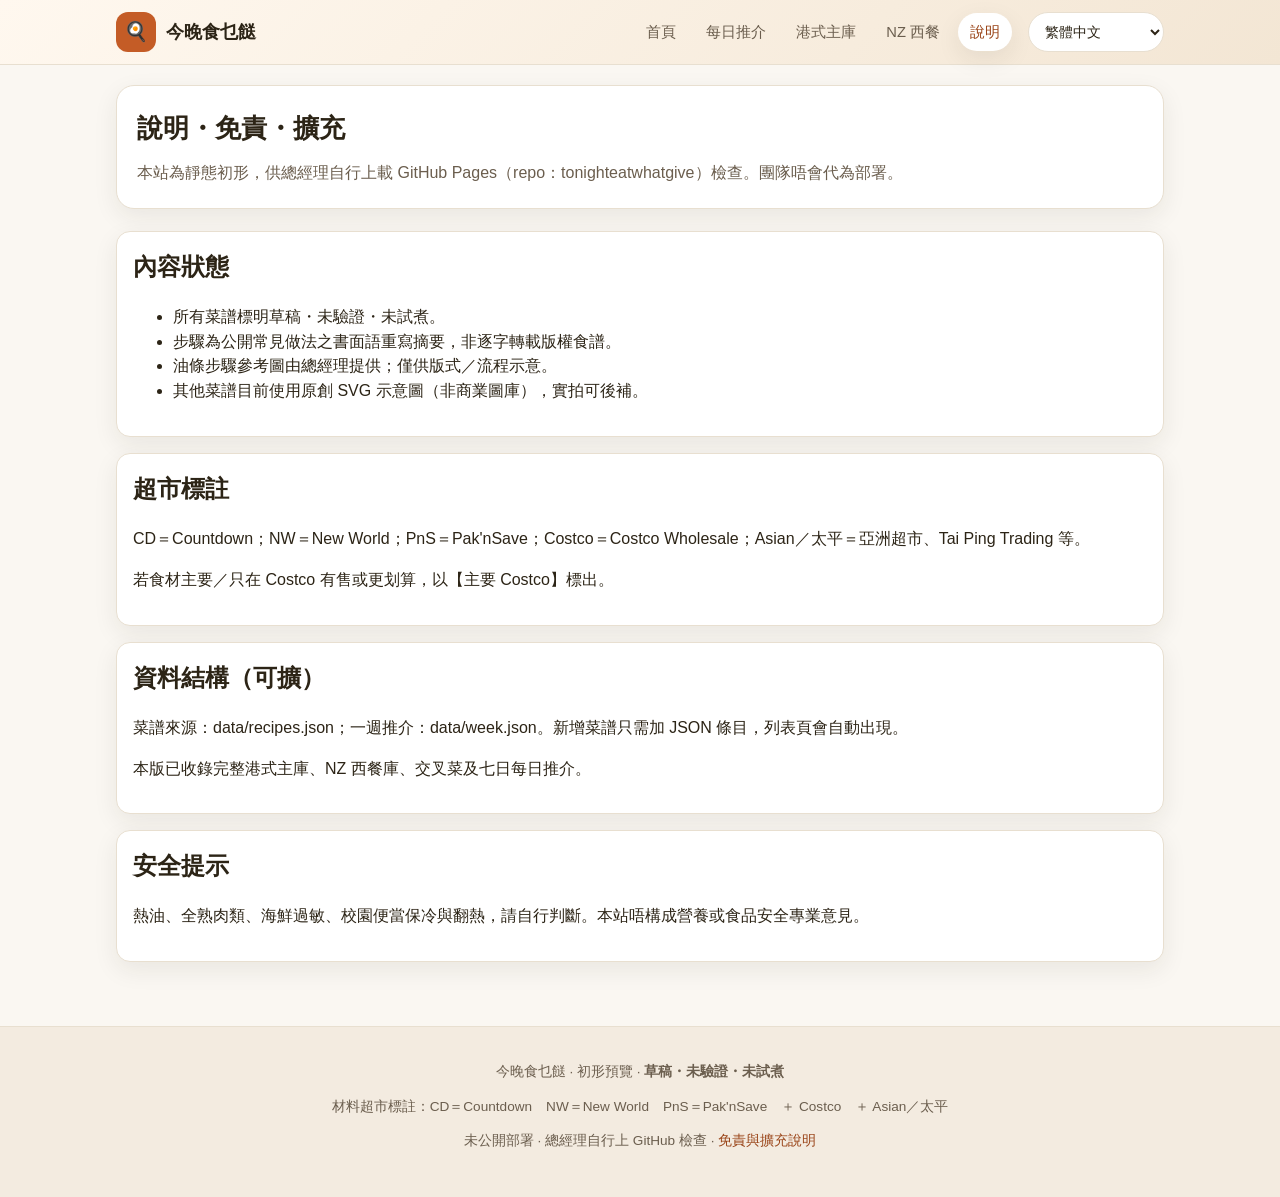
<file: about.html>
<!DOCTYPE html>
<html lang="zh-Hant">
<head>
  <script>
/* GitHub Pages project base — 改 repo 名必須改 REPO */
(function(){var REPO="tonighteatwhatgive";var p=location.pathname;var base="./";if(p==="/"+REPO||p.indexOf("/"+REPO+"/")===0){base="/"+REPO+"/";}else{var i=p.lastIndexOf("/");if(i>=0)base=p.slice(0,i+1)||"./";}document.write('<base href="'+base+'">');window.__SITE_BASE__=base;})();
</script>
<meta charset="utf-8">
  <meta name="viewport" content="width=device-width, initial-scale=1">
  <title>說明與免責｜今晚食乜餸</title>
  <link rel="stylesheet" href="css/site.css">
</head>
<body>
  <div id="site-header"></div>
  <main class="wrap">
    <section class="hero">
      <h1 data-i18n="aboutTitle">說明・免責・擴充</h1>
      <p data-i18n="aboutLead">本站為靜態初形，供總經理自行上載 GitHub Pages（repo：tonighteatwhatgive）檢查。團隊唔會代為部署。</p>
    </section>
    <div class="panel">
      <h2 data-i18n="aboutStatus">內容狀態</h2>
      <ul>
        <li data-i18n="aboutStatus1">所有菜譜標明草稿・未驗證・未試煮。</li>
        <li data-i18n="aboutStatus2">步驟為公開常見做法之書面語重寫摘要，非逐字轉載版權食譜。</li>
        <li data-i18n="aboutStatus3">油條步驟參考圖由總經理提供；僅供版式／流程示意。</li>
        <li data-i18n="aboutStatus4">其他菜譜目前使用原創 SVG 示意圖（非商業圖庫），實拍可後補。</li>
      </ul>
    </div>
    <div class="panel">
      <h2 data-i18n="aboutStores">超市標註</h2>
      <p data-i18n="aboutStoresP1">CD＝Countdown；NW＝New World；PnS＝Pak'nSave；Costco＝Costco Wholesale；Asian／太平＝亞洲超市、Tai Ping Trading 等。</p>
      <p data-i18n="aboutStoresP2">若食材主要／只在 Costco 有售或更划算，以【主要 Costco】標出。</p>
    </div>
    <div class="panel">
      <h2 data-i18n="aboutData">資料結構（可擴）</h2>
      <p data-i18n="aboutDataP1">菜譜來源：data/recipes.json；一週推介：data/week.json。新增菜譜只需加 JSON 條目，列表頁會自動出現。</p>
      <p data-i18n="aboutDataP2">本版已收錄完整港式主庫、NZ 西餐庫、交叉菜及七日每日推介。</p>
    </div>
    <div class="panel">
      <h2 data-i18n="aboutSafety">安全提示</h2>
      <p data-i18n="aboutSafetyP">熱油、全熟肉類、海鮮過敏、校園便當保冷與翻熱，請自行判斷。本站唔構成營養或食品安全專業意見。</p>
    </div>
  </main>
  <div id="site-footer"></div>
  <script src="js/i18n.js"></script>
  <script src="js/app.js"></script>
  <script src="js/layout.js"></script>
</body>
</html>
</file>
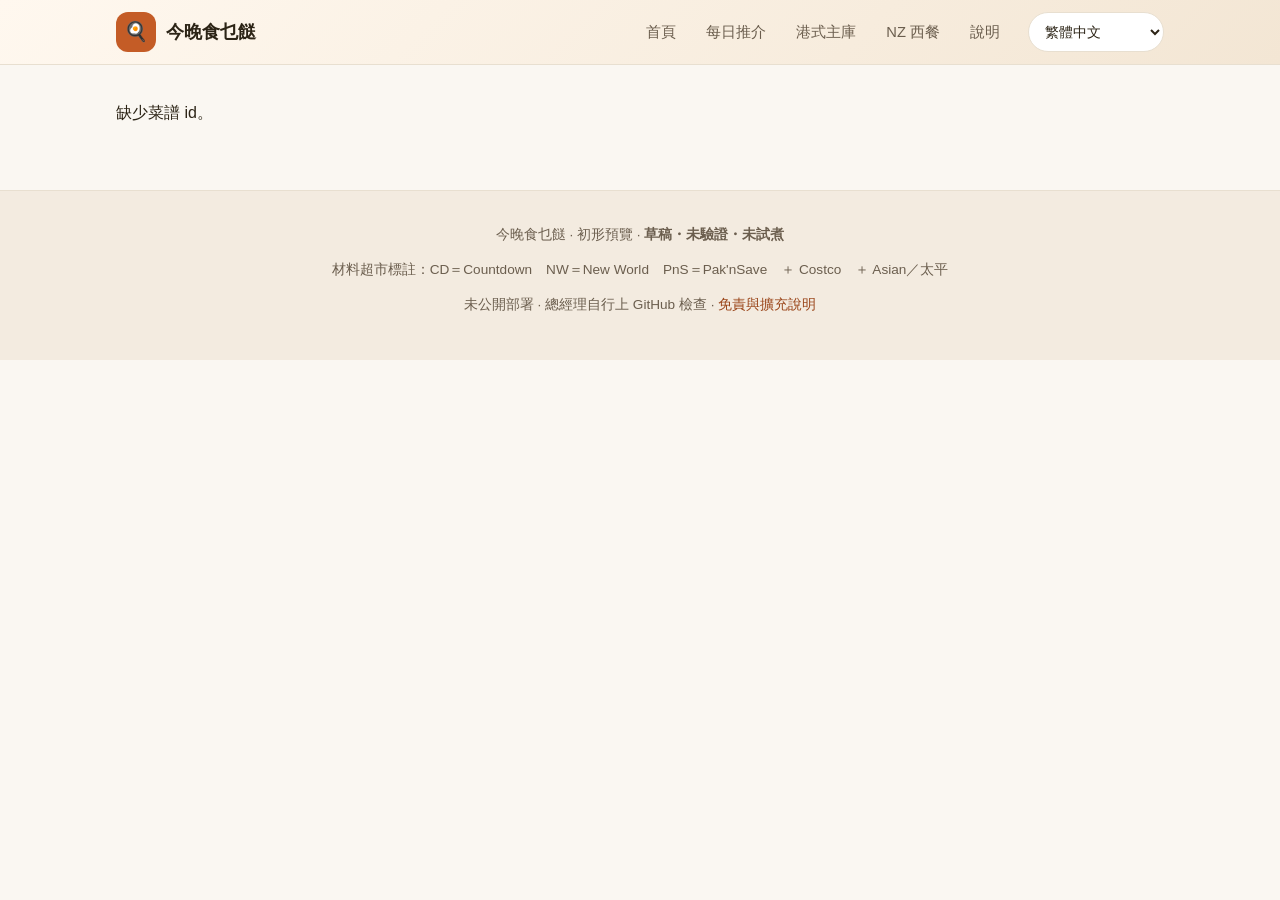
<file: recipe.html>
<!DOCTYPE html>
<html lang="zh-Hant">
<head>
  <script>
/* GitHub Pages project base — 改 repo 名必須改 REPO */
(function(){var REPO="tonighteatwhatgive";var p=location.pathname;var base="./";if(p==="/"+REPO||p.indexOf("/"+REPO+"/")===0){base="/"+REPO+"/";}else{var i=p.lastIndexOf("/");if(i>=0)base=p.slice(0,i+1)||"./";}document.write('<base href="'+base+'">');window.__SITE_BASE__=base;})();
</script>
<meta charset="utf-8">
  <meta name="viewport" content="width=device-width, initial-scale=1">
  <title>菜譜｜今晚食乜餸</title>
  <link rel="stylesheet" href="css/site.css">
</head>
<body>
  <div id="site-header"></div>
  <main class="wrap" id="main">
    <p data-i18n="loading">載入中…</p>
  </main>
  <div id="site-footer"></div>
  <script src="js/i18n.js"></script>
  <script src="js/app.js"></script>
  <script src="js/layout.js"></script>
  <script>
    (async () => {
      const id = RecipeApp.qs("id");
      const main = document.getElementById("main");
      if (!id) { main.innerHTML = "<p>" + RecipeApp.escapeHtml(RecipeApp.t("missingId")) + "</p>"; return; }
      const data = await RecipeApp.loadJSON("data/recipes.json");
      const r = data.recipes.find(x => x.id === id);
      if (!r) { main.innerHTML = "<p>" + RecipeApp.escapeHtml(RecipeApp.t("notFound")) + "</p>"; return; }

      function paint() {
        document.title = RecipeApp.recipeName(r) + "｜" + RecipeApp.t("appName");
        const tags = (r.tags || []).map(tg => `<span class="tag">${RecipeApp.escapeHtml(tg)}</span>`).join("");
        const ings = (r.ingredients || []).map(i => `
          <li class="ing-item">
            <div class="ing-icon"><img src="assets/icons/ingredient.svg" alt="" width="32" height="32"></div>
            <div>
              <div class="ing-name">${RecipeApp.escapeHtml(RecipeApp.ingName(i))}</div>
              <div class="ing-stores">${RecipeApp.renderStores(i.stores, i.costco_note)}</div>
            </div>
          </li>`).join("");

        const stepsArr = RecipeApp.recipeSteps(r);
        const steps = stepsArr.map((s, idx) => {
          let visual = RecipeApp.stepVisual(idx);
          let extraClass = "";
          // Youtiao: show real photo on first step / full figure below
          if (r.step_image && idx === 0) {
            visual = `<div class="step-visual"><img src="${RecipeApp.escapeHtml(r.step_image)}" alt="" loading="lazy"></div>`;
            extraClass = " has-photo";
          }
          return `<div class="step${extraClass}">
            <div class="step-num">${idx + 1}</div>
            ${visual}
            <div><p style="margin:0">${RecipeApp.escapeHtml(s)}</p></div>
          </div>`;
        }).join("");

        let stepImg = "";
        if (r.step_image) {
          stepImg = `<figure class="step-img-wrap">
            <img src="${RecipeApp.escapeHtml(r.step_image)}" alt="${RecipeApp.escapeHtml(RecipeApp.recipeName(r))}" loading="lazy">
            <figcaption>${RecipeApp.escapeHtml(RecipeApp.t("stepImgCap"))}${RecipeApp.escapeHtml(r.step_image_credit || "")}${RecipeApp.escapeHtml(RecipeApp.t("stepImgNote"))}</figcaption>
          </figure>`;
        }

        const sectionLabel = r.section === "hk" ? RecipeApp.t("navHk") : r.section === "nz" ? RecipeApp.t("navNz") : RecipeApp.t("nzCrossover");
        const back = r.section === "nz" || r.section === "crossover" ? "nz.html" : "hk.html";

        main.innerHTML = `
          <p style="margin:0 0 8px"><a href="${back}">${RecipeApp.escapeHtml(RecipeApp.t("backList"))}</a></p>
          <section class="hero" style="grid-template-columns:auto 1fr;align-items:center">
            <div class="card-visual" style="width:110px;height:110px;border-radius:16px">
              <img src="${RecipeApp.iconPath(r.hero_icon)}" alt="" width="72" height="72">
            </div>
            <div>
              <div class="badge-row" style="margin-bottom:8px">
                <span class="badge warn">${RecipeApp.escapeHtml(RecipeApp.t("badgeDraft"))}</span>
                <span class="badge">${RecipeApp.escapeHtml(sectionLabel)}</span>
                <span class="badge">${RecipeApp.escapeHtml(r.category || "")}</span>
              </div>
              <h1 style="margin:0 0 4px">${RecipeApp.escapeHtml(RecipeApp.recipeName(r))}</h1>
              <p style="margin:0;color:var(--muted)">${RecipeApp.escapeHtml(RecipeApp.recipeSub(r))}</p>
            </div>
          </section>

          <div class="meta-bar">
            <span>🍽 ${RecipeApp.escapeHtml(r.servings || "")}</span>
            <span>⏱ ${RecipeApp.escapeHtml(RecipeApp.t("prep"))}${RecipeApp.escapeHtml(r.time_prep || "—")}</span>
            <span>🔥 ${RecipeApp.escapeHtml(RecipeApp.t("cook"))}${RecipeApp.escapeHtml(r.time_cook || "—")}</span>
          </div>
          <div class="card-tags" style="margin-bottom:12px">${tags}</div>
          <p>${RecipeApp.escapeHtml(RecipeApp.recipeIntro(r))}</p>

          <div class="panel">
            <h2>${RecipeApp.escapeHtml(RecipeApp.t("ingredients"))}</h2>
            <ul class="ing-list">${ings}</ul>
            ${r.nz_note ? `<p class="card-meta" style="margin-top:12px">${RecipeApp.escapeHtml(RecipeApp.t("nzBuy"))}${RecipeApp.escapeHtml(r.nz_note)}</p>` : ""}
          </div>

          <div class="panel">
            <h2>${RecipeApp.escapeHtml(RecipeApp.t("steps"))}</h2>
            <div class="steps">${steps}</div>
            ${stepImg}
          </div>

          ${r.bento_note ? `<div class="callout bento"><strong>${RecipeApp.escapeHtml(RecipeApp.t("bento"))}</strong>${RecipeApp.escapeHtml(r.bento_note)}</div>` : ""}
          ${r.safety ? `<div class="callout safety"><strong>${RecipeApp.escapeHtml(RecipeApp.t("safety"))}</strong>${RecipeApp.escapeHtml(r.safety)}</div>` : ""}
          ${r.hk_tweak ? `<div class="callout"><strong>${RecipeApp.escapeHtml(RecipeApp.t("hkTweak"))}</strong>${RecipeApp.escapeHtml(r.hk_tweak)}</div>` : ""}

          <div class="callout warn" style="background:#fff3cd;border-left-color:var(--warn)">
            ${RecipeApp.escapeHtml(r.draft_disclaimer || data.disclaimer)}
          </div>
        `;
      }
      paint();
      RecipeApp.onLangChange = paint;
    })().catch(e => { document.getElementById("main").textContent = e.message; });
  </script>
</body>
</html>
</file>
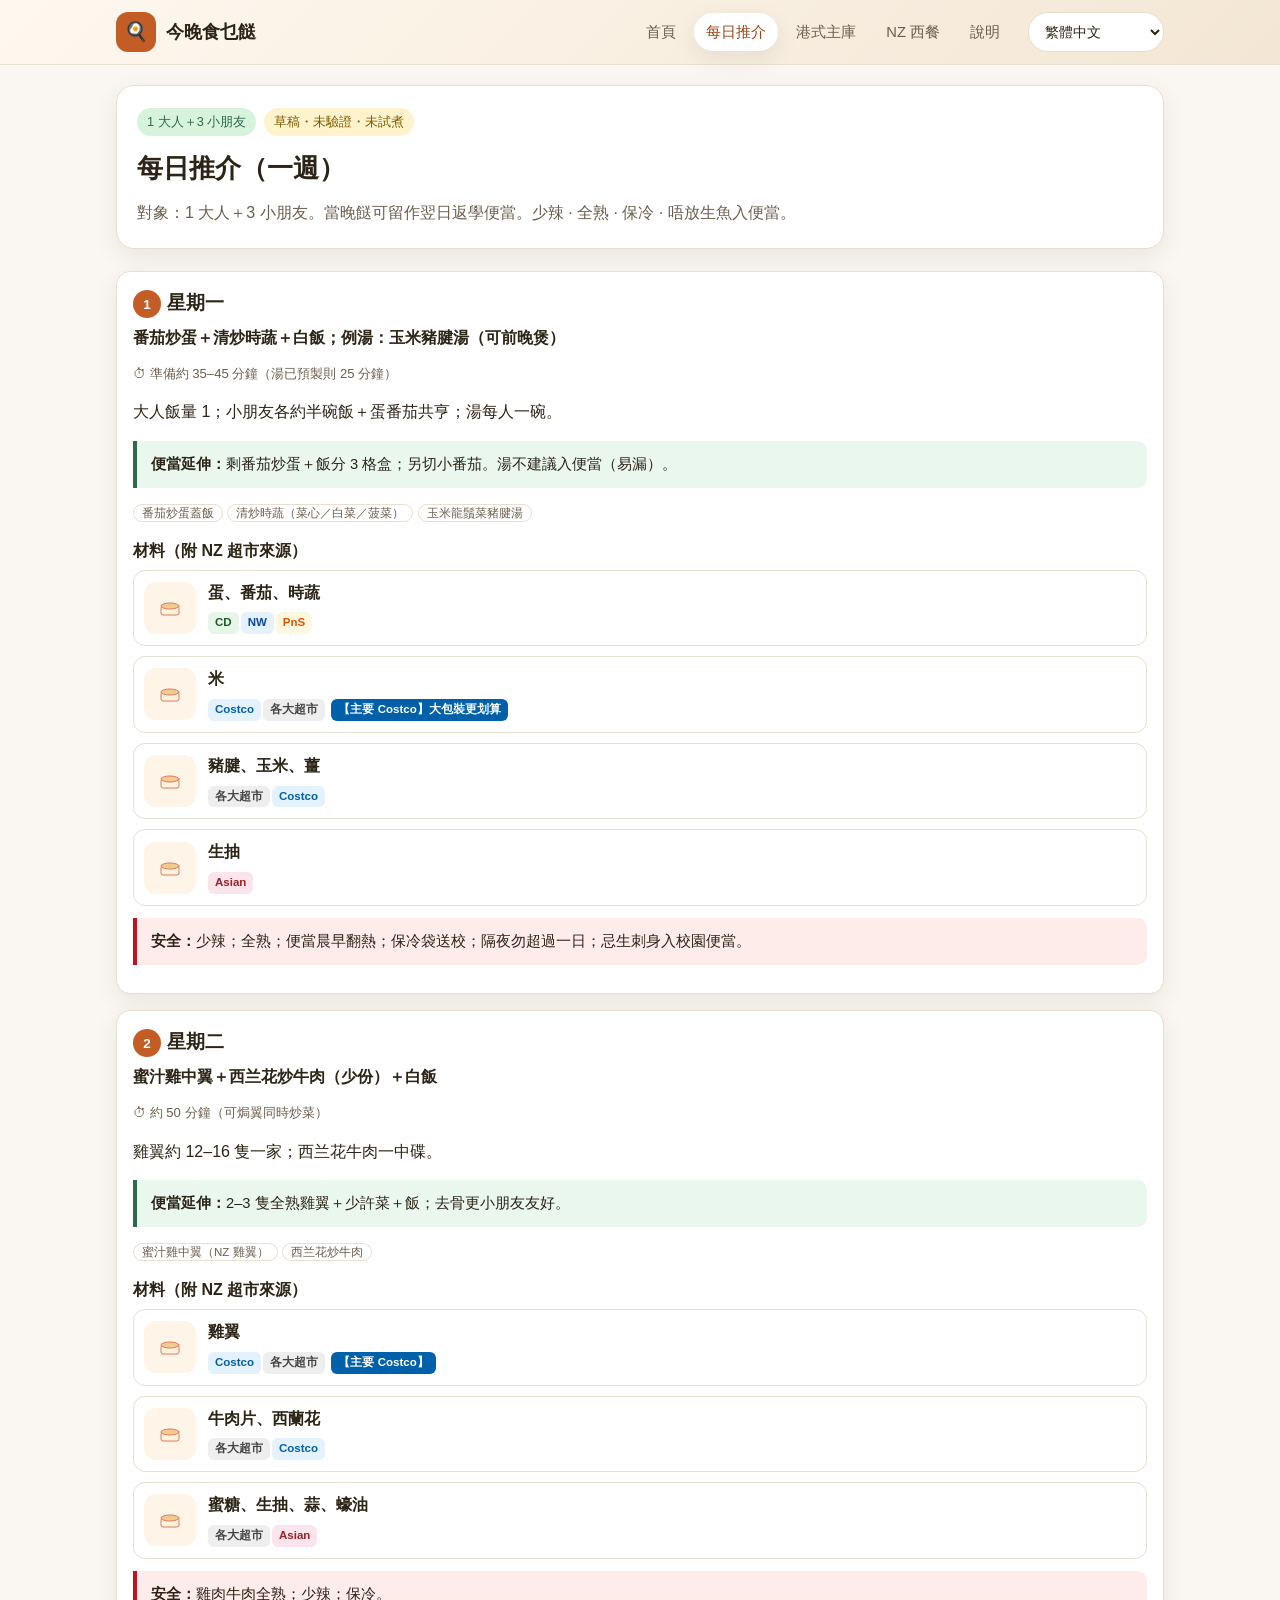
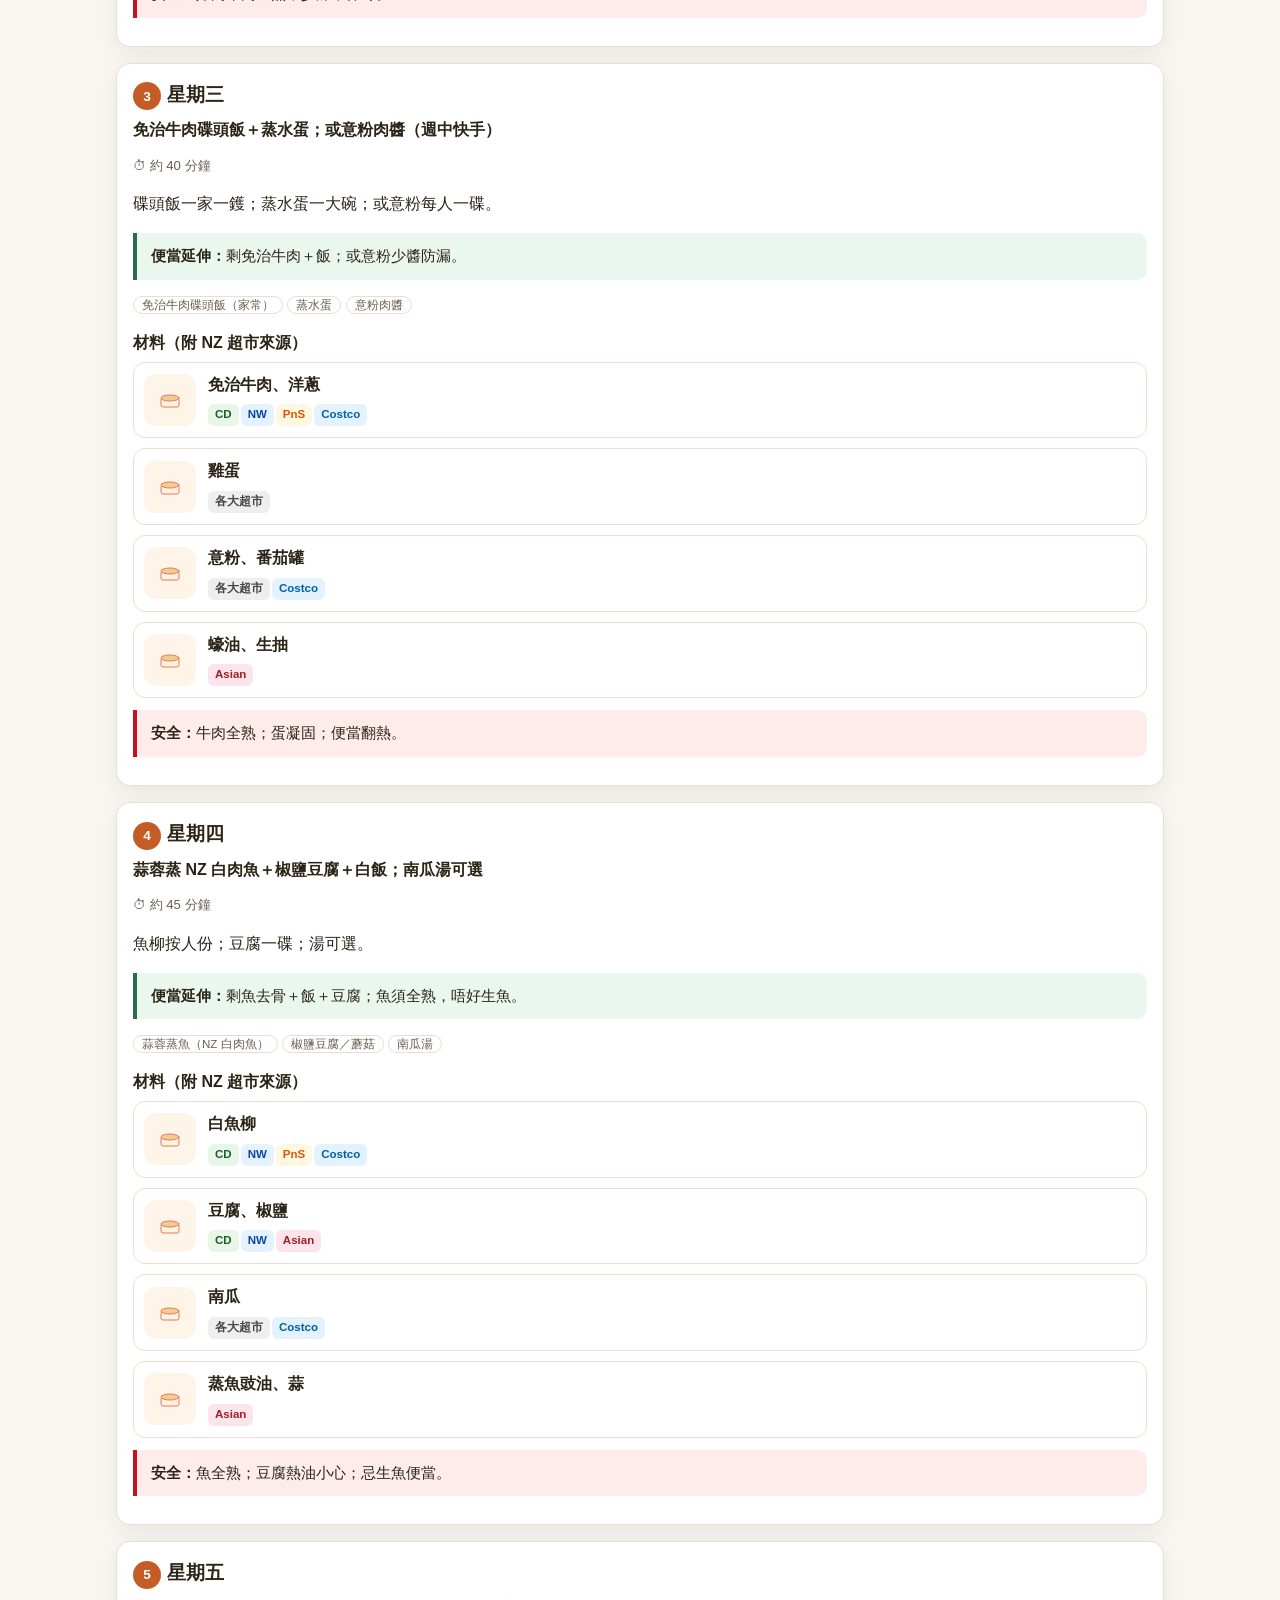
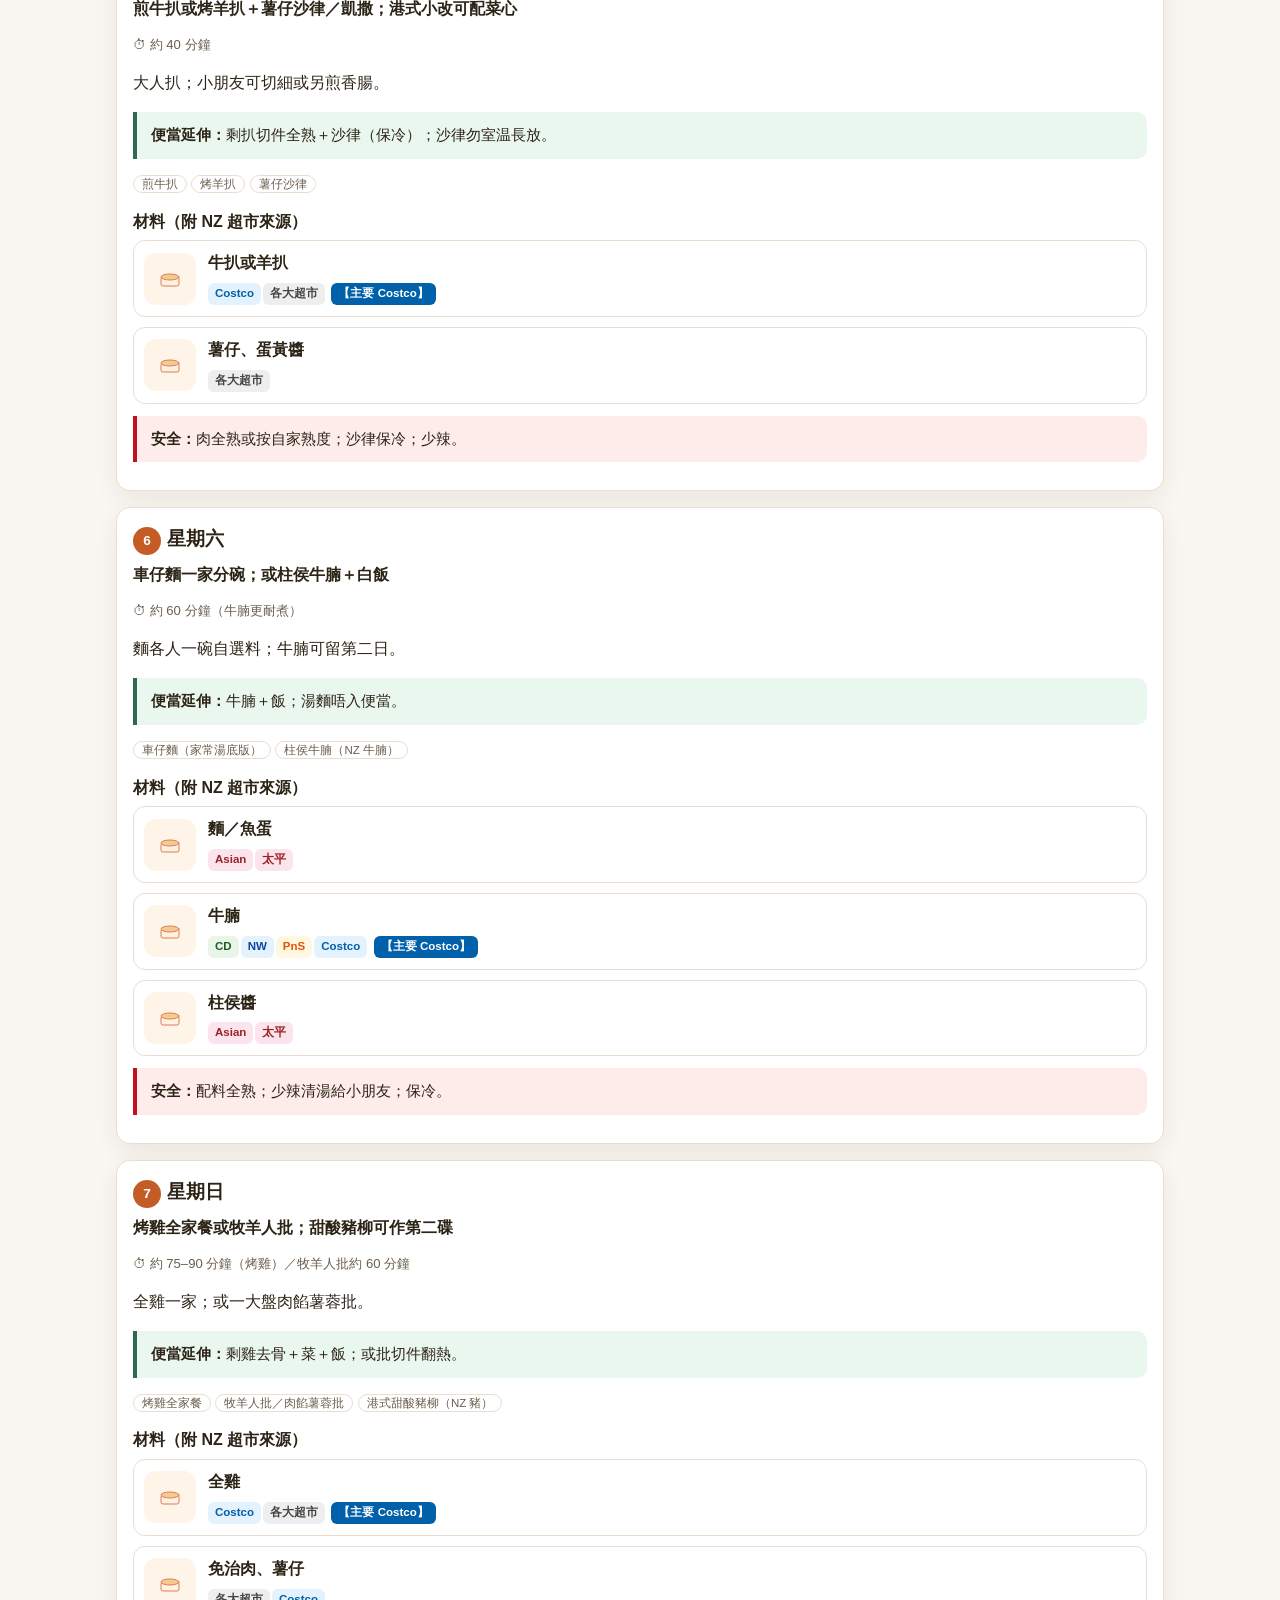
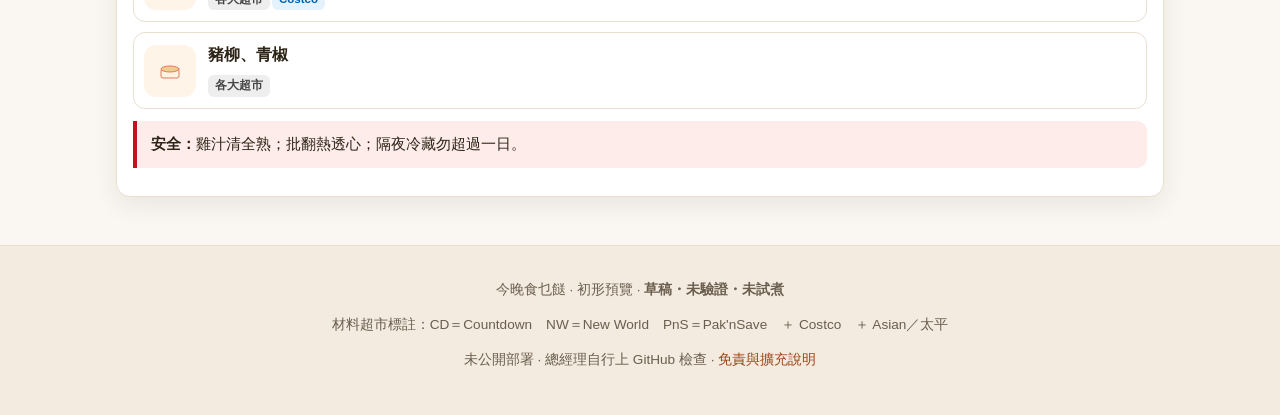
<file: week.html>
<!DOCTYPE html>
<html lang="zh-Hant">
<head>
  <script>
/* GitHub Pages project base — 改 repo 名必須改 REPO */
(function(){var REPO="tonighteatwhatgive";var p=location.pathname;var base="./";if(p==="/"+REPO||p.indexOf("/"+REPO+"/")===0){base="/"+REPO+"/";}else{var i=p.lastIndexOf("/");if(i>=0)base=p.slice(0,i+1)||"./";}document.write('<base href="'+base+'">');window.__SITE_BASE__=base;})();
</script>
<meta charset="utf-8">
  <meta name="viewport" content="width=device-width, initial-scale=1">
  <title>每日推介（一週）｜今晚食乜餸</title>
  <link rel="stylesheet" href="css/site.css">
</head>
<body>
  <div id="site-header"></div>
  <main class="wrap">
    <section class="hero">
      <div class="badge-row">
        <span class="badge ok" data-i18n="badgeFamily">1 大人＋3 小朋友</span>
        <span class="badge warn" data-i18n="badgeDraft">草稿・未驗證・未試煮</span>
      </div>
      <h1 data-i18n="weekPageTitle">每日推介（一週）</h1>
      <p data-i18n="weekPageLead">對象：1 大人＋3 小朋友。當晚餸可留作翌日返學便當。少辣 · 全熟 · 保冷 · 唔放生魚入便當。</p>
    </section>
    <div id="days" style="display:grid;gap:16px"></div>
  </main>
  <div id="site-footer"></div>
  <script src="js/i18n.js"></script>
  <script src="js/app.js"></script>
  <script src="js/layout.js"></script>
  <script>
    (async () => {
      const [week, data] = await Promise.all([
        RecipeApp.loadJSON("data/week.json"),
        RecipeApp.loadJSON("data/recipes.json"),
      ]);
      const byId = Object.fromEntries(data.recipes.map(r => [r.id, r]));
      function paint() {
        document.getElementById("days").innerHTML = week.days.map(d => {
          const links = (d.recipe_ids || []).map(id => {
            const r = byId[id];
            return r
              ? `<a class="tag" style="background:#fff;border:1px solid var(--line)" href="recipe.html?id=${encodeURIComponent(id)}">${RecipeApp.escapeHtml(RecipeApp.recipeName(r))}</a>`
              : "";
          }).join(" ");
          const ings = (d.ingredients_summary || []).map(i =>
            `<li class="ing-item">
              <div class="ing-icon"><img src="assets/icons/ingredient.svg" alt="" width="32" height="32"></div>
              <div><div class="ing-name">${RecipeApp.escapeHtml(i.name)}</div>
              <div class="ing-stores">${RecipeApp.renderStores(i.stores, i.costco_note)}</div></div>
            </li>`
          ).join("");
          const wd = RecipeApp.isZh() ? d.weekday_zh : (d.weekday_en || d.weekday_zh);
          const dinner = RecipeApp.isZh() ? d.dinner : (d.dinner_en || d.dinner);
          return `<article class="day-card" id="day-${d.day}">
            <h3><span class="day-num">${d.day}</span>${RecipeApp.escapeHtml(wd)}</h3>
            <div class="dinner">${RecipeApp.escapeHtml(dinner)}</div>
            <p class="card-meta">⏱ ${RecipeApp.escapeHtml(d.time || "")}</p>
            <p>${RecipeApp.escapeHtml(d.servings_note || "")}</p>
            <div class="callout bento"><strong>${RecipeApp.escapeHtml(RecipeApp.t("bento"))}</strong>${RecipeApp.escapeHtml(d.bento || "")}</div>
            <p style="margin:10px 0 6px">${links}</p>
            <p style="margin:14px 0 6px"><strong>${RecipeApp.escapeHtml(RecipeApp.t("ingredients"))}</strong></p>
            <ul class="ing-list">${ings}</ul>
            <div class="callout safety"><strong>${RecipeApp.escapeHtml(RecipeApp.t("safety"))}</strong>${RecipeApp.escapeHtml(d.safety || "")}</div>
          </article>`;
        }).join("");
      }
      paint();
      RecipeApp.onLangChange = paint;
    })().catch(e => { document.getElementById("days").textContent = e.message; });
  </script>
</body>
</html>
</file>
<file: css/site.css>
:root {
  --bg: #faf7f2;
  --card: #ffffff;
  --ink: #2c2416;
  --muted: #6b5e4e;
  --accent: #c45c26;
  --accent-dark: #9a4519;
  --line: #e8dfd0;
  --ok: #2d6a4f;
  --warn: #b08900;
  --costco: #0060a9;
  --asian: #9b2226;
  --radius: 14px;
  --shadow: 0 8px 24px rgba(44, 36, 22, 0.08);
  --font: "Noto Sans TC", "PingFang TC", "Microsoft JhengHei", "Helvetica Neue", sans-serif;
}
* { box-sizing: border-box; }
html { scroll-behavior: smooth; }
body {
  margin: 0;
  font-family: var(--font);
  background: var(--bg);
  color: var(--ink);
  line-height: 1.55;
  min-height: 100vh;
}
a { color: var(--accent-dark); text-decoration: none; }
a:hover { text-decoration: underline; }
img { max-width: 100%; height: auto; display: block; }

.site-header {
  background: linear-gradient(135deg, #fff8ef 0%, #f3e6d4 100%);
  border-bottom: 1px solid var(--line);
  position: sticky; top: 0; z-index: 40;
}
.header-inner {
  max-width: 1080px; margin: 0 auto;
  padding: 12px 16px;
  display: flex; align-items: center; gap: 12px; flex-wrap: wrap;
}
.logo {
  display: flex; align-items: center; gap: 10px;
  font-weight: 700; font-size: 1.15rem; color: var(--ink);
  text-decoration: none;
}
.logo-mark {
  width: 40px; height: 40px; border-radius: 12px;
  background: var(--accent); color: #fff;
  display: grid; place-items: center; font-size: 1.2rem;
}
.nav {
  display: flex; gap: 6px; flex-wrap: wrap; margin-left: auto;
}
.nav a {
  padding: 8px 12px; border-radius: 999px;
  color: var(--muted); font-size: 0.92rem; text-decoration: none;
}
.nav a:hover, .nav a.active {
  background: #fff; color: var(--accent-dark);
  box-shadow: var(--shadow); text-decoration: none;
}

.wrap { max-width: 1080px; margin: 0 auto; padding: 20px 16px 48px; }
.hero {
  background: var(--card);
  border: 1px solid var(--line);
  border-radius: calc(var(--radius) + 4px);
  box-shadow: var(--shadow);
  padding: 22px 20px;
  margin-bottom: 22px;
  display: grid; gap: 12px;
}
.hero h1 { margin: 0; font-size: 1.65rem; }
.hero p { margin: 0; color: var(--muted); }
.badge-row { display: flex; flex-wrap: wrap; gap: 8px; }
.badge {
  display: inline-flex; align-items: center; gap: 4px;
  padding: 4px 10px; border-radius: 999px;
  background: #f3ebe0; color: var(--muted); font-size: 0.8rem;
}
.badge.warn { background: #fff3cd; color: #7a5b00; }
.badge.ok { background: #d8f3dc; color: var(--ok); }

.section-title {
  display: flex; align-items: baseline; justify-content: space-between;
  gap: 12px; margin: 28px 0 12px;
}
.section-title h2 { margin: 0; font-size: 1.25rem; }
.section-title a { font-size: 0.9rem; }

.grid {
  display: grid;
  grid-template-columns: repeat(auto-fill, minmax(240px, 1fr));
  gap: 14px;
}
.card {
  background: var(--card);
  border: 1px solid var(--line);
  border-radius: var(--radius);
  overflow: hidden;
  box-shadow: var(--shadow);
  display: flex; flex-direction: column;
  transition: transform .15s ease;
}
.card:hover { transform: translateY(-2px); }
.card-visual {
  height: 140px;
  display: grid; place-items: center;
  background: linear-gradient(160deg, #fff1e0, #f6d9b8);
  position: relative;
}
.card-visual svg { width: 72px; height: 72px; }
.card-body { padding: 14px 14px 16px; display: grid; gap: 6px; flex: 1; }
.card-body h3 { margin: 0; font-size: 1.05rem; }
.card-body .en { color: var(--muted); font-size: 0.82rem; }
.card-meta { color: var(--muted); font-size: 0.82rem; }
.card-tags { display: flex; flex-wrap: wrap; gap: 6px; margin-top: 4px; }
.tag {
  font-size: 0.72rem; padding: 2px 8px; border-radius: 999px;
  background: #f7efe4; color: var(--muted);
}
.card a.cover-link {
  color: inherit; text-decoration: none; display: flex; flex-direction: column; flex: 1;
}

.day-card {
  background: var(--card); border: 1px solid var(--line);
  border-radius: var(--radius); padding: 16px; box-shadow: var(--shadow);
}
.day-card h3 { margin: 0 0 6px; }
.day-card .dinner { font-weight: 600; margin: 8px 0; }
.day-num {
  display: inline-flex; width: 28px; height: 28px; border-radius: 50%;
  background: var(--accent); color: #fff; align-items: center; justify-content: center;
  font-size: 0.85rem; font-weight: 700; margin-right: 6px;
}

.store {
  display: inline-block; font-size: 0.72rem; font-weight: 600;
  padding: 2px 7px; border-radius: 6px; margin: 1px 2px 1px 0;
  background: #eee; color: #444;
}
.store.cd { background: #e8f5e9; color: #1b5e20; }
.store.nw { background: #e3f2fd; color: #0d47a1; }
.store.pns { background: #fff8e1; color: #e65100; }
.store.costco { background: #e3f2fd; color: var(--costco); }
.store.asian { background: #fce4ec; color: var(--asian); }
.store.major {
  background: #0060a9; color: #fff; font-weight: 700;
}

.ing-list { list-style: none; padding: 0; margin: 0; display: grid; gap: 10px; }
.ing-item {
  display: grid; grid-template-columns: 52px 1fr; gap: 12px; align-items: center;
  background: #fff; border: 1px solid var(--line); border-radius: 12px; padding: 10px;
}
.ing-icon {
  width: 52px; height: 52px; border-radius: 12px;
  background: #fff4e8; display: grid; place-items: center;
}
.ing-icon svg { width: 32px; height: 32px; }
.ing-name { font-weight: 600; }
.ing-stores { margin-top: 4px; }
.costco-note { color: var(--costco); font-size: 0.82rem; margin-top: 2px; }

.steps { display: grid; gap: 16px; counter-reset: step; }
.step {
  display: grid; grid-template-columns: 40px 1fr; gap: 12px;
  background: #fff; border: 1px solid var(--line); border-radius: 12px; padding: 12px;
}
.step-num {
  width: 40px; height: 40px; border-radius: 50%;
  background: var(--accent); color: #fff; font-weight: 700;
  display: grid; place-items: center;
}
.step-img-wrap {
  margin-top: 12px; border-radius: 12px; overflow: hidden;
  border: 1px solid var(--line);
}
.step-img-wrap figcaption {
  font-size: 0.8rem; color: var(--muted); padding: 8px 10px; background: #faf6f0;
}

.meta-bar {
  display: flex; flex-wrap: wrap; gap: 10px 16px;
  color: var(--muted); font-size: 0.9rem; margin: 8px 0 16px;
}
.panel {
  background: var(--card); border: 1px solid var(--line);
  border-radius: var(--radius); padding: 16px; margin: 16px 0; box-shadow: var(--shadow);
}
.panel h2, .panel h3 { margin-top: 0; }
.callout {
  background: #fff8e8; border-left: 4px solid var(--warn);
  padding: 12px 14px; border-radius: 0 10px 10px 0; margin: 12px 0;
  font-size: 0.92rem;
}
.callout.safety { background: #fdecea; border-left-color: #c1121f; }
.callout.bento { background: #eaf7ef; border-left-color: var(--ok); }

.filters {
  display: flex; flex-wrap: wrap; gap: 8px; margin-bottom: 14px;
}
.filters button {
  border: 1px solid var(--line); background: #fff; color: var(--muted);
  padding: 7px 12px; border-radius: 999px; cursor: pointer; font: inherit;
}
.filters button.active, .filters button:hover {
  background: var(--accent); color: #fff; border-color: var(--accent);
}

.site-footer {
  border-top: 1px solid var(--line);
  background: #f3ebe0; color: var(--muted);
  padding: 20px 16px 32px; font-size: 0.85rem; text-align: center;
}
.site-footer a { color: var(--accent-dark); }

@media (max-width: 420px) {
  .hero h1 { font-size: 1.35rem; }
  .header-inner { padding: 10px 12px; }
  .nav a { padding: 6px 10px; font-size: 0.85rem; }
  .ing-item { grid-template-columns: 44px 1fr; }
}

/* Language select — touch-friendly (members-shop style) */
.langw { margin-left: 4px; }
.langw select {
  font: inherit; font-size: 0.9rem;
  padding: 8px 12px; min-height: 40px; min-width: 8.5rem;
  border-radius: 999px; border: 1px solid var(--line);
  background: #fff; color: var(--ink); cursor: pointer;
}
.sr {
  position: absolute; width: 1px; height: 1px; padding: 0; margin: -1px;
  overflow: hidden; clip: rect(0,0,0,0); white-space: nowrap; border: 0;
}

/* Illustrated recipe steps — number card + text */
.step {
  grid-template-columns: 40px 64px 1fr;
  align-items: start;
}
.step-visual {
  width: 56px; height: 56px; border-radius: 14px;
  background: #fff4e8; display: grid; place-items: center;
  overflow: hidden;
}
.step-visual img { width: 56px; height: 56px; object-fit: cover; }
.step.has-photo { grid-template-columns: 40px minmax(88px, 140px) 1fr; }
.step.has-photo .step-visual { width: 100%; height: auto; aspect-ratio: 1; border-radius: 12px; }
.step.has-photo .step-visual img { width: 100%; height: 100%; object-fit: cover; }

@media (max-width: 560px) {
  .step, .step.has-photo { grid-template-columns: 36px 1fr; }
  .step-visual { grid-column: 1 / -1; width: 100%; max-width: 200px; margin: 0 auto; }
  .header-inner { gap: 8px; }
  .langw { margin-left: auto; width: 100%; }
  .langw select { width: 100%; }
  .nav { margin-left: 0; width: 100%; }
}
</file>
